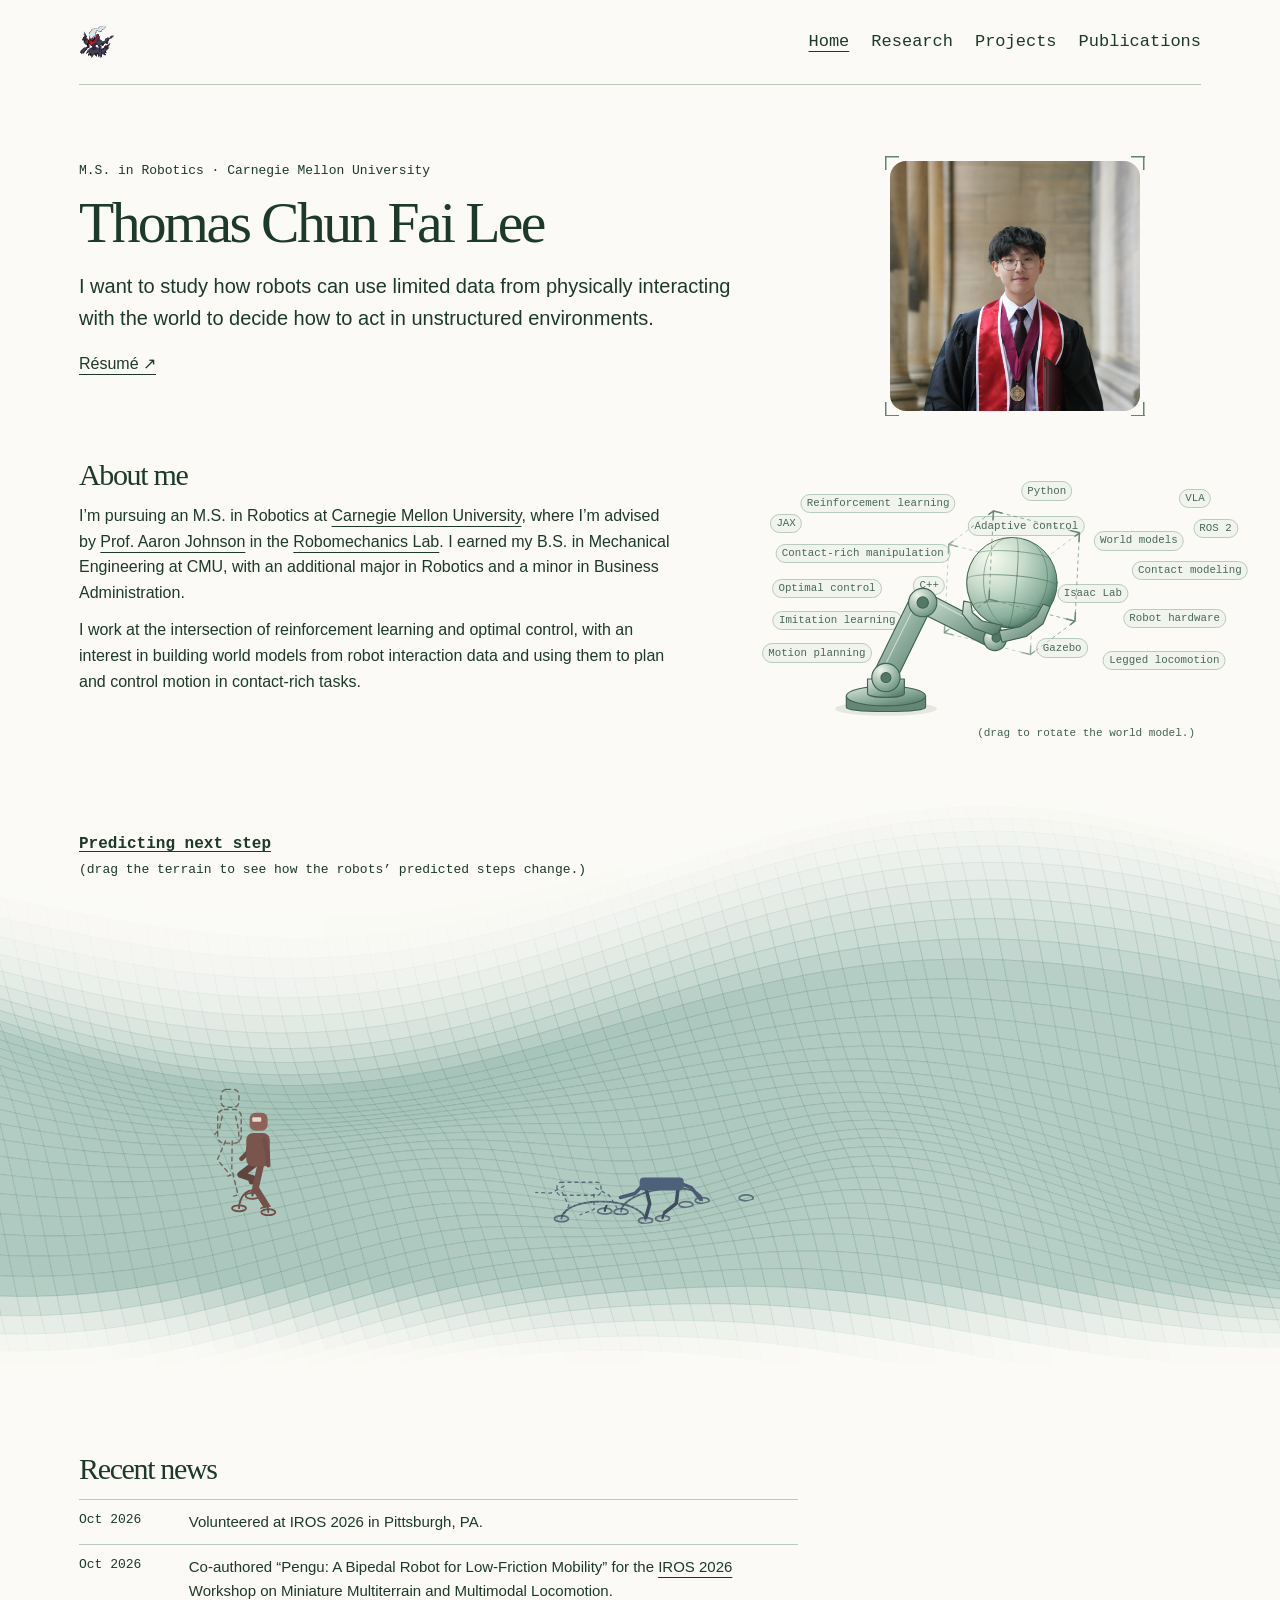
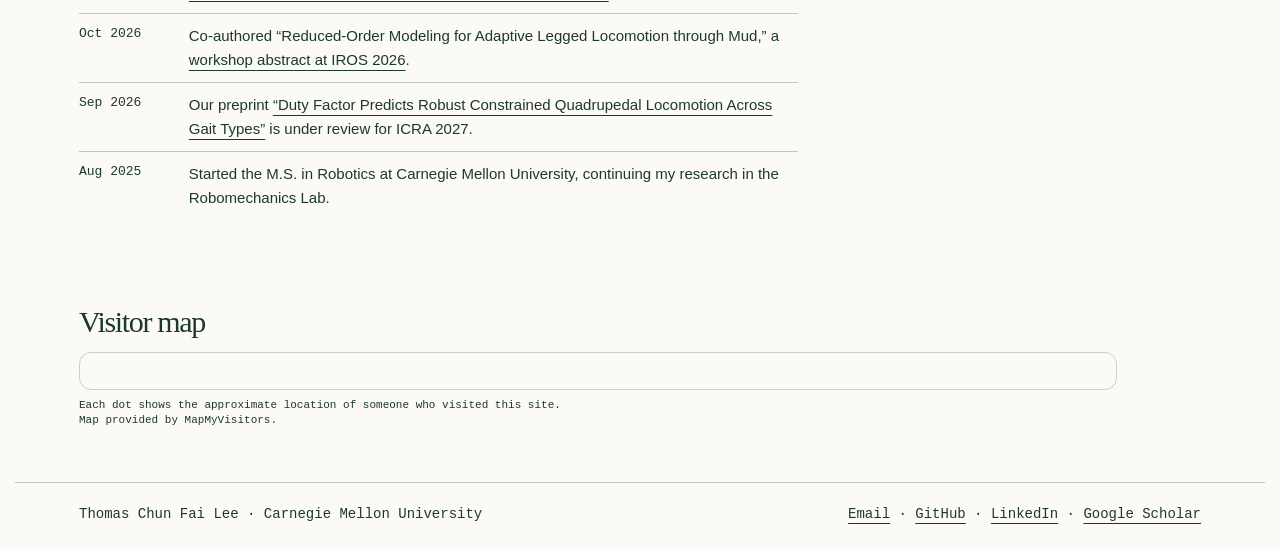
<file: index.html>
<!doctype html>
<html lang="en"><head><meta charset="utf-8"><meta name="viewport" content="width=device-width,initial-scale=1"><meta name="description" content="Thomas Chun Fai Lee is a robotics researcher at Carnegie Mellon University’s Robomechanics Lab, working on world models, robot learning, and adaptive control."><title>Thomas Chun Fai Lee | Robotics Research at Carnegie Mellon</title><link rel="canonical" href="https://thomaslee6710.github.io/"><link rel="icon" type="image/svg+xml" href="site-icon.svg?v=2"><link rel="stylesheet" href="style.css?v=footer-right-links"><script src="scene.js?v=gait-projection-pulse" defer></script><style>
.profile-text{container-type:inline-size}
@media(min-width:701px){
  .home .profile{align-items:start;padding-top:clamp(48px,6vw,76px)}
}
.profile h1{font-size:clamp(20px,8.6cqw,62px);white-space:nowrap;line-height:1.15}
.home{background:#fbfaf6}
.home nav,.home footer{border-color:#b9c6ba}
.terrain{width:100%;margin:clamp(32px,5vw,70px) 0 26px}
.terrain-copy,.terrain-controls{max-width:1250px;margin:auto;padding:0 5vw}
.terrain canvas{margin:0 auto}.terrain h2{font-size:clamp(19px,2.15vw,25px);margin:0}.terrain p{font-size:14px;line-height:1.5;margin:6px 0}.terrain canvas{display:block;width:100%;height:clamp(210px,24vw,300px);cursor:crosshair;touch-action:pan-y}.terrain label{display:flex;align-items:center;gap:16px;flex-wrap:wrap}.terrain input{accent-color:#cef09b;width:min(240px,100%)}.terrain canvas{height:clamp(320px,36vw,510px);touch-action:none;cursor:grab}.terrain canvas:active{cursor:grabbing}.terrain-controls{display:flex;gap:14px;align-items:center;flex-wrap:wrap}.terrain button{background:transparent;border:1px solid #78988d;color:inherit;font:inherit;padding:4px 13px;border-radius:5px;cursor:pointer}.terrain button:focus-visible,.terrain canvas:focus-visible{outline:2px solid #35604b}
.terrain{position:relative;isolation:isolate;margin:0;padding-top:clamp(38px,6vw,76px)}
.terrain canvas{width:100%;height:clamp(380px,55svh,590px);touch-action:pan-y}
.terrain-copy,.terrain-controls{width:100%;max-width:none;margin:0;pointer-events:none}
.terrain-copy{max-width:1250px;margin:0 auto;padding:8px 5vw 0;background:transparent}
.portrait-outline{position:relative;width:min(100%,250px);justify-self:center}
.portrait-frame{aspect-ratio:1;overflow:hidden;border-radius:16px}
.portrait-outline::after{
  content:"";position:absolute;inset:-5px;pointer-events:none;
  --corner-ink:#638474;
  background:
    linear-gradient(var(--corner-ink),var(--corner-ink)) top left/14px 1.5px,
    linear-gradient(var(--corner-ink),var(--corner-ink)) top left/1.5px 14px,
    linear-gradient(var(--corner-ink),var(--corner-ink)) top right/14px 1.5px,
    linear-gradient(var(--corner-ink),var(--corner-ink)) top right/1.5px 14px,
    linear-gradient(var(--corner-ink),var(--corner-ink)) bottom left/14px 1.5px,
    linear-gradient(var(--corner-ink),var(--corner-ink)) bottom left/1.5px 14px,
    linear-gradient(var(--corner-ink),var(--corner-ink)) bottom right/14px 1.5px,
    linear-gradient(var(--corner-ink),var(--corner-ink)) bottom right/1.5px 14px;
  background-repeat:no-repeat;
}
.home .profile .portrait{display:block;width:100%;height:100%;object-fit:cover;object-position:50% 72%;border-radius:0;transform:scale(1.23);transform-origin:50% 0}
@media(max-width:700px){
  .portrait-outline{width:min(62%,220px);justify-self:start}
}
.terrain-copy select,.terrain-copy label{pointer-events:auto;width:fit-content}
.terrain-controls{padding:4px 5vw 12px}
.terrain canvas:focus-visible{outline:none}.home:has(#page-mesh:focus-visible) #demo-title{text-decoration:underline;text-underline-offset:.15em}
@media(pointer:coarse){.terrain canvas{touch-action:none}.terrain-copy,.terrain-controls{pointer-events:auto;touch-action:pan-y}}

.home{position:relative;isolation:isolate;min-height:100vh}
.mesh-strip{position:relative;isolation:isolate}
#page-mesh{position:absolute;inset:0;width:100%;height:100%;pointer-events:none;z-index:-1}
.mesh-strip{height:clamp(380px,55svh,590px)}
#page-mesh{pointer-events:auto;z-index:0;cursor:grab;touch-action:none}
.terrain-copy,.terrain-controls{background:transparent}
#walker{position:absolute;left:0;width:100%;z-index:1;pointer-events:none}
.about-demo-row{max-width:1250px;margin:clamp(28px,5vw,56px) auto 0;padding:0 5vw;display:grid;grid-template-columns:minmax(0,1.8fr) minmax(0,1fr);gap:7%;align-items:start}
.world-model-icon{width:min(100%,310px);margin:12px 0 0;justify-self:center;align-self:start;color:#41634f}
.world-model-icon{position:relative;isolation:isolate}
.world-model-icon svg{position:relative;display:block;width:100%;height:auto;margin-bottom:18px}
.world-model-icon{container-type:inline-size;padding-top:18px;padding-bottom:12px}
.world-model-icon:has(.skill-bubbles){width:min(100%,460px);padding:16px 0 0}
.world-model-icon:has(.skill-bubbles) svg{width:64%;margin:0 auto;z-index:1}
.skill-bubbles{
  position:absolute;inset:0 0 20px;z-index:-1;
  list-style:none;padding:0;margin:0;pointer-events:none;
}
.skill-bubbles li{
  position:absolute;left:var(--x);top:var(--y);translate:-50% 0;
  padding:.2em .5em;border:1px solid #b9cabe;border-radius:999px;
  background:#f1f4ed;color:#496658;font:clamp(8px,2.35cqw,11px)/1.2 monospace;
  white-space:nowrap;
}
.world-model-icon:has(.skill-bubbles) figcaption{top:-7px;left:0;margin-top:7px}
@media(min-width:1050px){
  .about-demo-row{grid-template-columns:minmax(0,1fr) minmax(360px,42%);gap:5%}
  .skill-bubbles{right:calc(-1 * min(4vw,64px))}
}
@media(max-width:700px){
  .world-model-icon:has(.skill-bubbles){width:min(100%,460px);justify-self:center}
}
.world-model-icon figcaption,.terrain .terrain-cue{font:11px/1.4 monospace}
.world-model-icon figcaption{margin-top:0;text-align:right;position:relative;top:-14px;left:10px}
.terrain .terrain-cue{margin:0;font-size:13px;position:relative;top:8px}
.terrain-cue strong{display:block;margin-bottom:5px;font-size:16px;font-weight:700;text-decoration:underline;text-underline-offset:.18em}
.world-model-icon svg :is(path,circle,ellipse){vector-effect:non-scaling-stroke;stroke-width:1.15px}
#spin-globe path{stroke-width:.7px}
#spin-globe circle{stroke-width:.9px}
.home .terrain{padding-top:calc(var(--terrain-space,clamp(18px,3.5vw,44px)) + clamp(32px, 5vw, 52px))}
@media(max-width:700px){.about-demo-row{grid-template-columns:1fr;gap:16px}.world-model-icon{width:min(62%,195px);justify-self:start;margin-top:0}}
.about-me{position:relative;top:-8px}
.about-me h2{font-size:clamp(23px,2.4vw,30px);margin:0 0 12px}
.about-me p{font-size:16px;max-width:72ch;margin:0 0 12px}
.about-me p:last-child{margin-bottom:0}
#spin-globe{cursor:grab;touch-action:none}
#spin-globe:active{cursor:grabbing}
#spin-globe:focus:not(:focus-visible){outline:none}
#spin-globe:focus-visible{outline:2px solid #749180;outline-offset:4px}
.home-news{max-width:1250px;margin:0 auto var(--visitor-map-gap,clamp(16px,3vw,34px));padding:var(--news-space,clamp(16px,3vw,34px)) 5vw 0}
.home-news h2{font-size:clamp(23px,2.4vw,30px);margin:0 0 14px}
.home-news-scroll{max-height:320px;max-width:78ch;overflow-y:auto;padding-right:12px}
.home-news-scroll:focus-visible{outline:1px solid currentColor;outline-offset:4px}
.home-news ul{list-style:none;padding:0;margin:0;max-width:76ch}
.home-news li{display:grid;grid-template-columns:11ch minmax(0,1fr);gap:18px;padding:10px 0;font-size:15px}
.home-news time{font-family:monospace;font-size:13px}
.visitor-map{width:100%;max-width:1250px;margin:0 auto 54px;padding:0 5vw}
.visitor-map h2{font-size:clamp(23px,2.4vw,30px);margin:0 0 14px}
.visitor-map .visitor-widget{box-sizing:border-box;width:100%;max-width:calc(1000px + 2 * clamp(8px,1.4vw,18px) + 2px);padding:clamp(8px,1.4vw,18px);overflow:hidden;border:1px solid #c5d2c5;border-radius:12px;background:#fbfaf6}
/* Match the footprint of the native MapMyVisitors artwork inside the widget. */
.visitor-map .mapmyvisitors-map{
  background-image:url("visitor-land-miller.svg") !important;
  background-size:83.3% 83.3%;
  background-position:49.6% 49.2%;
  background-repeat:no-repeat;
}
.visitor-map #mapmyvisitors-widget .mapmyvisitors-bottom-text{background:#e6eee4;color:#1d392a;border-color:#c5d2c5;text-shadow:none;font-family:monospace}
.visitor-map{container-type:inline-size}
.visitor-map p{font:min(11px,2.4cqi)/1.4 monospace;margin:8px 0 0;white-space:nowrap}
</style></head>
<body class="home"><header><nav aria-label="Main navigation"><b><a href="index.html"><img src="site-icon.svg?v=2" alt="Thomas Lee home" width="36" height="36" style="display:block"></a></b><a aria-current="page" href="index.html">Home</a><a href="research.html">Research</a><a href="projects.html">Projects</a><a href="publications.html">Publications</a></nav></header>
<main><section class="profile"><div class="profile-text"><div class="kicker">M.S. in Robotics · Carnegie Mellon University</div><h1>Thomas Chun Fai Lee</h1><p>I want to study how robots can use limited data from physically interacting with the world to decide how to act in unstructured environments.</p><a class="worklink" href="resume.pdf">Résumé <span aria-hidden="true">↗</span></a></div><div class="portrait-outline"><div class="portrait-frame"><img class="portrait" src="portrait.jpeg" alt="Thomas Chun Fai Lee at his Carnegie Mellon graduation" width="1024" height="1536"></div></div></section>
<div class="about-demo-row">
<section class="about-me" aria-labelledby="about-title">
  <h2 id="about-title">About me</h2>
  <p>I’m pursuing an M.S. in Robotics at <a href="https://www.cmu.edu/">Carnegie Mellon University</a>, where I’m advised by <a href="https://www.meche.engineering.cmu.edu/directory/bios/johnson-aaron.html">Prof. Aaron Johnson</a> in the <a href="https://www.cmu.edu/me/robomechanicslab/">Robomechanics Lab</a>. I earned my B.S. in Mechanical Engineering at CMU, with an additional major in Robotics and a minor in Business Administration.</p>
  <p>I work at the intersection of reinforcement learning and optimal control, with an interest in building world models from robot interaction data and using them to plan and control motion in contact-rich tasks.</p>
</section>
<figure class="world-model-icon">
  <ul class="skill-bubbles" aria-label="Research and technical skills">
    <li style="--x:28%;--y:6%">Reinforcement learning</li>
    <li style="--x:61%;--y:1%">Python</li>
    <li style="--x:90%;--y:4%">VLA</li>
    <li style="--x:94%;--y:16%">ROS 2</li>
    <li style="--x:25%;--y:26%">Contact-rich manipulation</li>
    <li style="--x:79%;--y:21%">World models</li>
    <li style="--x:18%;--y:40%">Optimal control</li>
    <li style="--x:10%;--y:14%">JAX</li>
    <li style="--x:38%;--y:39%">C++</li>
    <li style="--x:20%;--y:53%">Imitation learning</li>
    <li style="--x:70%;--y:42%">Isaac Lab</li>
    <li style="--x:57%;--y:15%">Adaptive control</li>
    <li style="--x:16%;--y:66%">Motion planning</li>
    <li style="--x:64%;--y:64%">Gazebo</li>
    <li style="--x:89%;--y:33%">Contact modeling</li>
    <li style="--x:86%;--y:52%">Robot hardware</li>
    <li style="--x:84%;--y:69%">Legged locomotion</li>
  </ul>
  <svg viewBox="14 -13 208 163" fill="none" stroke="currentColor" stroke-width="2" stroke-linecap="round" stroke-linejoin="round" aria-label="Robotic arm holding a globe">
    <defs>
      <linearGradient id="arm-metal" x2=".85" y2="1" gradientUnits="objectBoundingBox">
        <stop stop-color="#dce8d9"/><stop offset=".44" stop-color="#9ebaac"/><stop offset="1" stop-color="#527968"/>
      </linearGradient>
      <radialGradient id="arm-pivot" cx=".32" cy=".25" r=".8">
        <stop stop-color="#eef4e9"/><stop offset="1" stop-color="#6c9482"/>
      </radialGradient>
      <radialGradient id="globe-surface" cx="32%" cy="27%" r="82%" fx="27%" fy="23%">
        <stop stop-color="#f6fbef"/>
        <stop offset=".42" stop-color="#c7dbca"/>
        <stop offset=".77" stop-color="#88ae9a"/>
        <stop offset=".94" stop-color="#507969"/>
        <stop offset="1" stop-color="#3d6356"/>
      </radialGradient>
      <radialGradient id="globe-grid" gradientUnits="userSpaceOnUse" cx="151" cy="46" r="32">
        <stop offset=".32" stop-color="#365d4c" stop-opacity=".83"/>
        <stop offset="1" stop-color="#294e40" stop-opacity=".42"/>
      </radialGradient>
    </defs>
    <path id="cube-back" aria-hidden="true" pointer-events="none" vector-effect="non-scaling-stroke"
      style="stroke-width:.75px" stroke="#638474" stroke-dasharray="3 4" opacity=".48"/>
    <path id="cube-back-corners" aria-hidden="true" pointer-events="none" vector-effect="non-scaling-stroke" style="stroke-width:1.55px" stroke="#638474" opacity=".58"/>
    <g id="spin-globe" tabindex="0" role="group" aria-label="Rotatable globe. Drag in any direction or use the arrow keys.">
      <circle cx="151" cy="49" r="32" fill="url(#globe-surface)" stroke="#41634f" stroke-width="1.5"/>
      <path id="globe-meridians" stroke="url(#globe-grid)" stroke-width="1.25" d="M151 17v64 M151 17a16 32 0 0 1 0 64 M151 17a16 32 0 0 0 0 64"/>
      <path d="M126 39a27 27 0 0 1 15-15" stroke="#f3faed" stroke-width="2.5" opacity=".63" pointer-events="none"/>
    </g>
    <path id="cube-front" aria-hidden="true" pointer-events="none" vector-effect="non-scaling-stroke"
      style="stroke-width:.75px" stroke="#638474" stroke-dasharray="3 4" opacity=".87"/>
    <path id="cube-front-corners" aria-hidden="true" pointer-events="none" vector-effect="non-scaling-stroke" style="stroke-width:1.55px" stroke="#638474" opacity=".94"/>
    <g pointer-events="none">
      <ellipse cx="62" cy="138" rx="36" ry="5" fill="#41634f" opacity=".12" stroke="none"/>
      <path d="M34 129v8c0 4 56 4 56 0v-8" fill="#648675"/>
      <ellipse cx="62" cy="129" rx="28" ry="7" fill="url(#arm-metal)"/>
      <path d="M49 127v-10h26v10c0 4-26 4-26 0z" fill="url(#arm-metal)"/>
      <path d="M54 111 79 60a8 8 0 0 1 15 7l-25 51z" fill="url(#arm-metal)"/>
      <path d="m61 108 22-44" stroke="#e4eee3" stroke-width="2.3" opacity=".68"/>
      <path d="m91 56 52 27a7 7 0 0 1-7 12L84 69z" fill="url(#arm-metal)"/>
      <path d="m98 63 36 19" stroke="#edf4e9" stroke-width="2" opacity=".65"/>
      <circle cx="62" cy="116" r="10" fill="url(#arm-pivot)"/>
      <circle cx="62" cy="116" r="3.5" fill="#527968"/>
      <circle cx="88" cy="63" r="10" fill="url(#arm-pivot)"/>
      <circle cx="88" cy="63" r="4" fill="#527968"/>
      <circle cx="139" cy="89" r="8" fill="url(#arm-pivot)"/>
      <path d="m140 87-16-6-8-10 1-9 5 1 1 7 7 6 14 3z" fill="url(#arm-metal)"/>
      <path d="m142 83 15-3 11-7 5-9 5 2-5 12-12 9-17 4z" fill="url(#arm-metal)"/>
      <circle cx="140" cy="88" r="3" fill="#527968"/>
    </g>
  </svg>
  <figcaption>(drag to rotate the world model.)</figcaption>
</figure>
</div>
<section class="terrain" aria-labelledby="demo-title">
<div class="terrain-copy"><p class="terrain-cue"><strong id="demo-title">Predicting next step</strong> (drag the terrain to see how the robots’ predicted steps change.)</p></div><div class="mesh-strip"><canvas id="page-mesh" tabindex="0" aria-label="Drag up or down to shape the ground at each spot. Left and right arrows move the brush; up and down sculpt. The dashed humanoid predicts the next stride."></canvas><canvas id="walker" aria-hidden="true"></canvas></div></section><section class="home-news" aria-labelledby="news-title">
  <h2 id="news-title">Recent news</h2>
  <div class="home-news-scroll" role="region" aria-labelledby="news-title" tabindex="0">
  <ul>
    <li><time datetime="2026-10">Oct 2026</time><span>Volunteered at IROS 2026 in Pittsburgh, PA.</span></li>
    <li><time datetime="2026-10">Oct 2026</time><span>Co-authored “Pengu: A Bipedal Robot for Low-Friction Mobility” for the <a href="https://sites.google.com/hawaii.edu/iros2026workshop/home">IROS 2026 Workshop on Miniature Multiterrain and Multimodal Locomotion</a>.</span></li>
    <li><time datetime="2026-10">Oct 2026</time><span>Co-authored “Reduced-Order Modeling for Adaptive Legged Locomotion through Mud,” a <a href="https://sim2realgap.github.io/sim2real-and-control-workshop-iros2026/">workshop abstract at IROS 2026</a>.</span></li>
    <li><time datetime="2026-09">Sep 2026</time><span>Our preprint <a href="https://arxiv.org/abs/2609.22073">“Duty Factor Predicts Robust Constrained Quadrupedal Locomotion Across Gait Types”</a> is under review for ICRA 2027.</span></li>
    <li><time datetime="2025-08">Aug 2025</time><span>Started the M.S. in Robotics at Carnegie Mellon University, continuing my research in the Robomechanics Lab.</span></li>
    <li><time datetime="2025-05">May 2025</time><span>Joined Neocis as a Software Engineering Intern.</span></li>
    <li><time datetime="2025-05">May 2025</time><span>Graduated with University Honors from CMU with a B.S. in Mechanical Engineering, an additional major in Robotics, and a minor in Business Administration.</span></li>
    <li><time datetime="2025-05">May 2025</time><span>Named to the CMU College of Engineering Dean’s List.</span></li>
    <li><time datetime="2024-12">Dec 2024</time><span>Named to the CMU College of Engineering Dean’s List.</span></li>
    <li><time datetime="2024-05">May 2024</time><span>Named to the CMU College of Engineering Dean’s List.</span></li>
    <li><time datetime="2024-01">Jan 2024</time><span>Joined the Legged Controls Group in CMU’s Robomechanics Lab.</span></li>
    <li><time datetime="2024-01">Jan 2024</time><span>Began serving as a teaching assistant for CMU’s 16-311 Introduction to Robotics.</span></li>
    <li><time datetime="2023-06">Jun 2023</time><span>Joined XYZ Robotics as an R&amp;D Engineering Intern.</span></li>
    <li><time datetime="2021-08">Aug 2021</time><span>Started my undergraduate studies at Carnegie Mellon University.</span></li>
    <li><time datetime="2021-05">May 2021</time><span>Graduated from The ISF Academy with a bilingual diploma.</span></li>
    <li><time datetime="2019-12">Dec 2019</time><span>Published and presented <a href="https://docs.google.com/presentation/d/1IdiJnOJudx92b6nhAKf6YbhDOAx6FgSU1lDCIh594nw/edit?slide=id.p#slide=id.p">“Optimization Under Constraints of Rooftop Solar in High Winds”</a> at AGU 2019 with support from an ISF Academy scholarship.</span></li>
  </ul>
  </div>
</section><section class="visitor-map" aria-labelledby="visitor-map-title">
  <h2 id="visitor-map-title">Visitor map</h2>
  <div class="visitor-widget">
    <script id="mapmyvisitors" src="https://mapmyvisitors.com/map.js?cl=829987&amp;w=a&amp;t=n&amp;d=SpMxv-E5e4ngMl0aLMOr83hM3_ezLZlg4lKRuWXWtkU&amp;co=fbfaf6&amp;cmo=416b53&amp;cmn=924b45&amp;ct=1d392a" async></script>
  </div>
  <p>Each dot shows the approximate location of someone who visited this site.<br>Map provided by MapMyVisitors.</p>
</section>
</main><footer><span>Thomas Chun Fai Lee · Carnegie Mellon University</span><div><a href="mailto:chunfai2@andrew.cmu.edu">Email</a> · <a href="https://github.com/thomaslee6710">GitHub</a> · <a href="https://www.linkedin.com/in/thomas-lee6710/">LinkedIn</a> · <a href="https://scholar.google.com/citations?user=B0hR6KcAAAAJ&amp;hl=en">Google Scholar</a></div></footer><script>
(() => {
  const globe = document.querySelector('#spin-globe');
  const grid = document.querySelector('#globe-meridians');
  const roll = Math.PI / 36;
  const basis = [[Math.cos(roll),Math.sin(roll),0],[-Math.sin(roll),Math.cos(roll),0],[0,0,1]];
  const cubeBack = document.querySelector('#cube-back');
  const cubeFront = document.querySelector('#cube-front');
  const cubeVertices = Array.from({length:8}, (_,i) => {
    const x=i&1?1.07:-1.07, y=i&2?1.07:-1.07, z=i&4?1.07:-1.07;
    const u=x*.94+z*.342, w=z*.94-x*.342;
    return [u,y*.966-w*.259,y*.259+w*.966];
  });
  const cubeEdges = cubeVertices.flatMap((_,i) =>
    [1,2,4].filter(bit=>!(i&bit)).map(bit=>[i,i|bit]));
  const lines = [];
  for (let longitude = 0; longitude < 8; longitude++) {
    const theta = longitude * Math.PI / 4;
    lines.push(Array.from({length:49}, (_, i) => {
      const phi = i * Math.PI / 48;
      return [Math.sin(phi)*Math.sin(theta), -Math.cos(phi), Math.sin(phi)*Math.cos(theta)];
    }));
  }
  for (const latitude of [-35,0,35]) {
    const phi = latitude * Math.PI / 180;
    lines.push(Array.from({length:73}, (_, i) => {
      const theta = i * 2 * Math.PI / 72;
      return [Math.cos(phi)*Math.sin(theta), Math.sin(phi), Math.cos(phi)*Math.cos(theta)];
    }));
  }
  let drag = null;
  let frame = 0;

  function render() {
    const path = [];
    const point = ([x,y]) => (151+32*x).toFixed(2)+' '+(49+32*y).toFixed(2);
    for (const line of lines) {
      let previous = null;
      for (const vertex of line) {
        const current = basis[0].map((_, i) =>
          vertex[0]*basis[0][i]+vertex[1]*basis[1][i]+vertex[2]*basis[2][i]);
        if (previous && (previous[2] >= 0)!==(current[2] >= 0)) {
          const t = previous[2]/(previous[2]-current[2]);
          const edge = previous.map((v,i) => v+t*(current[i]-v));
          path.push((current[2] >= 0 ? 'M' : 'L')+point(edge));
        }
        if (current[2] >= 0) path.push((previous ? 'L' : 'M')+point(current));
        previous = current;
      }
    }
    grid.setAttribute('d', path.join(' '));
    const vertices=cubeVertices.map(vertex=>basis[0].map((_,i)=>
      vertex[0]*basis[0][i]+vertex[1]*basis[1][i]+vertex[2]*basis[2][i]));
    const front=[],back=[];
    for(const [i,j] of cubeEdges){
      const a=vertices[i],b=vertices[j];
      const aFront=a[2]>=0,bFront=b[2]>=0;
      if(aFront===bFront){
        (aFront?front:back).push('M'+point(a)+'L'+point(b));
      }else{
        const t=a[2]/(a[2]-b[2]);
        const edge=a.map((value,k)=>value+t*(b[k]-value));
        (aFront?front:back).push('M'+point(a)+'L'+point(edge));
        (bFront?front:back).push('M'+point(edge)+'L'+point(b));
      }
    }
    cubeFront.setAttribute('d',front.join(' '));
    cubeBack.setAttribute('d',back.join(' '));
    const corners={front:[],back:[]};
    for(const [i,j] of cubeEdges){
      for(const [a,b] of [[vertices[i],vertices[j]],[vertices[j],vertices[i]]]){
        const stub=a.map((value,k)=>value+.095*(b[k]-value));
        corners[a[2]>=0?'front':'back'].push('M'+point(a)+'L'+point(stub));
      }
    }
    for(const side of ['front','back'])
      document.querySelector('#cube-'+side+'-corners').setAttribute('d',corners[side].join(' '));
  }

  function rotate(dx,dy) {
    const distance = Math.hypot(dx,dy);
    if (!distance) return;
    const ax = -dy/distance, ay = dx/distance;
    const angle = distance * .038;
    const c = Math.cos(angle), s = Math.sin(angle);
    for (let i=0; i<basis.length; i++) {
      const [x,y,z] = basis[i];
      const along = (ax*x+ay*y)*(1-c);
      basis[i] = [x*c+ay*z*s+ax*along, y*c-ax*z*s+ay*along, z*c+(ax*y-ay*x)*s];
    }
    render();
  }

  function coast(vx,vy) {
    let previous = performance.now();
    function tick(now) {
      const elapsed = Math.min(40, now-previous);
      previous = now;
      rotate(vx*elapsed,vy*elapsed);
      const decay = Math.exp(-elapsed/240);
      vx *= decay; vy *= decay;
      if (Math.hypot(vx,vy)>.006) frame = requestAnimationFrame(tick);
    }
    frame = requestAnimationFrame(tick);
  }

  globe.addEventListener('pointerdown', event => {
    if (drag || event.button !== 0) return;
    cancelAnimationFrame(frame);
    drag = {id:event.pointerId,x:event.clientX,y:event.clientY,time:performance.now(),vx:0,vy:0};
    globe.setPointerCapture(event.pointerId);
  });
  globe.addEventListener('pointermove', event => {
    if (drag?.id !== event.pointerId) return;
    const now = performance.now();
    const dx=event.clientX-drag.x, dy=event.clientY-drag.y;
    const time=Math.max(8,now-drag.time);
    const scale=1/Math.max(time,Math.hypot(dx,dy));
    drag={...drag,x:event.clientX,y:event.clientY,time:now,vx:dx*scale,vy:dy*scale};
    rotate(dx,dy);
  });
  globe.addEventListener('pointerup', event => {
    if (drag?.id !== event.pointerId) return;
    if (performance.now()-drag.time<100 && Math.hypot(drag.vx,drag.vy)>.006 &&
        !matchMedia('(prefers-reduced-motion: reduce)').matches) coast(drag.vx,drag.vy);
    drag = null;
  });
  globe.addEventListener('lostpointercapture', () => { drag = null; });
  globe.addEventListener('keydown', event => {
    const movement={ArrowLeft:[-6,0],ArrowRight:[6,0],ArrowUp:[0,-6],ArrowDown:[0,6]}[event.key];
    if (!movement) return;
    event.preventDefault();
    cancelAnimationFrame(frame);
    rotate(...movement);
  });
  rotate(3,-4);

  const profile = document.querySelector('.profile');
  const about = document.querySelector('.about-me');
  const terrain = document.querySelector('.terrain');
  const mesh = terrain.querySelector('.mesh-strip');
  const news = document.querySelector('.home-news');
  const desktop = matchMedia('(min-width: 701px)');
  function alignSectionGaps() {
    if (!desktop.matches) {
      terrain.style.removeProperty('--terrain-space');
      news.style.removeProperty('--news-space');
    } else {
      const resumeBottom = profile.querySelector('.worklink').getBoundingClientRect().bottom;
      const gap = about.querySelector('h2').getBoundingClientRect().top - resumeBottom;
      const textBottom = about.lastElementChild.getBoundingClientRect().bottom;
      const captionInset = parseFloat(getComputedStyle(terrain.querySelector('.terrain-copy')).paddingTop);
      const space = Math.max(0, gap + textBottom - terrain.getBoundingClientRect().top - captionInset - 8);
      terrain.style.setProperty('--terrain-space', space + 'px');
      const existingGap = news.getBoundingClientRect().top - mesh.getBoundingClientRect().bottom;
      news.style.setProperty('--news-space', Math.max(0, gap - existingGap) + 'px');
    }
    const meshToNews = news.querySelector('h2').getBoundingClientRect().top - mesh.getBoundingClientRect().bottom;
    news.style.setProperty('--visitor-map-gap', Math.max(0, meshToNews) + 'px');
  }
  const spacingObserver = new ResizeObserver(alignSectionGaps);
  spacingObserver.observe(profile);
  spacingObserver.observe(mesh);
  spacingObserver.observe(news);
  spacingObserver.observe(document.querySelector('.about-demo-row'));
  desktop.addEventListener('change', alignSectionGaps);
  alignSectionGaps();
})();
</script></body></html>
</file>
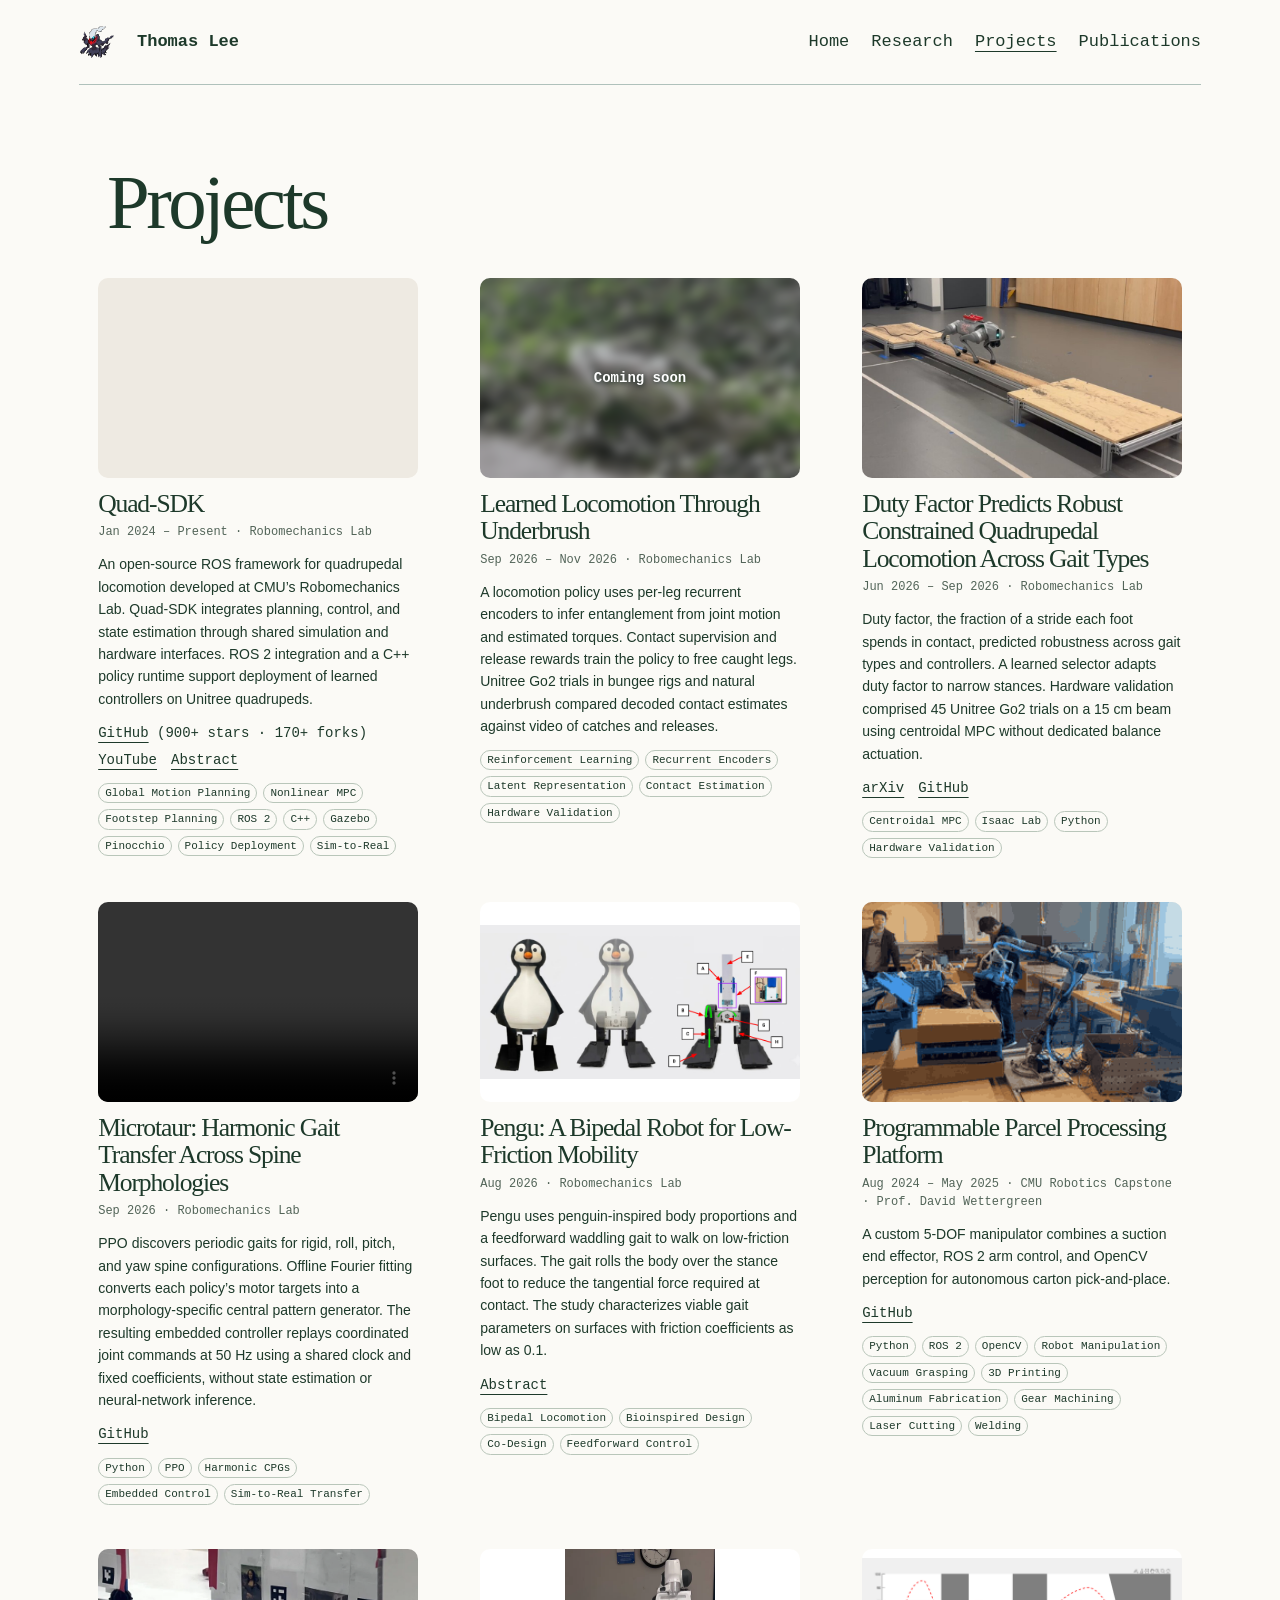
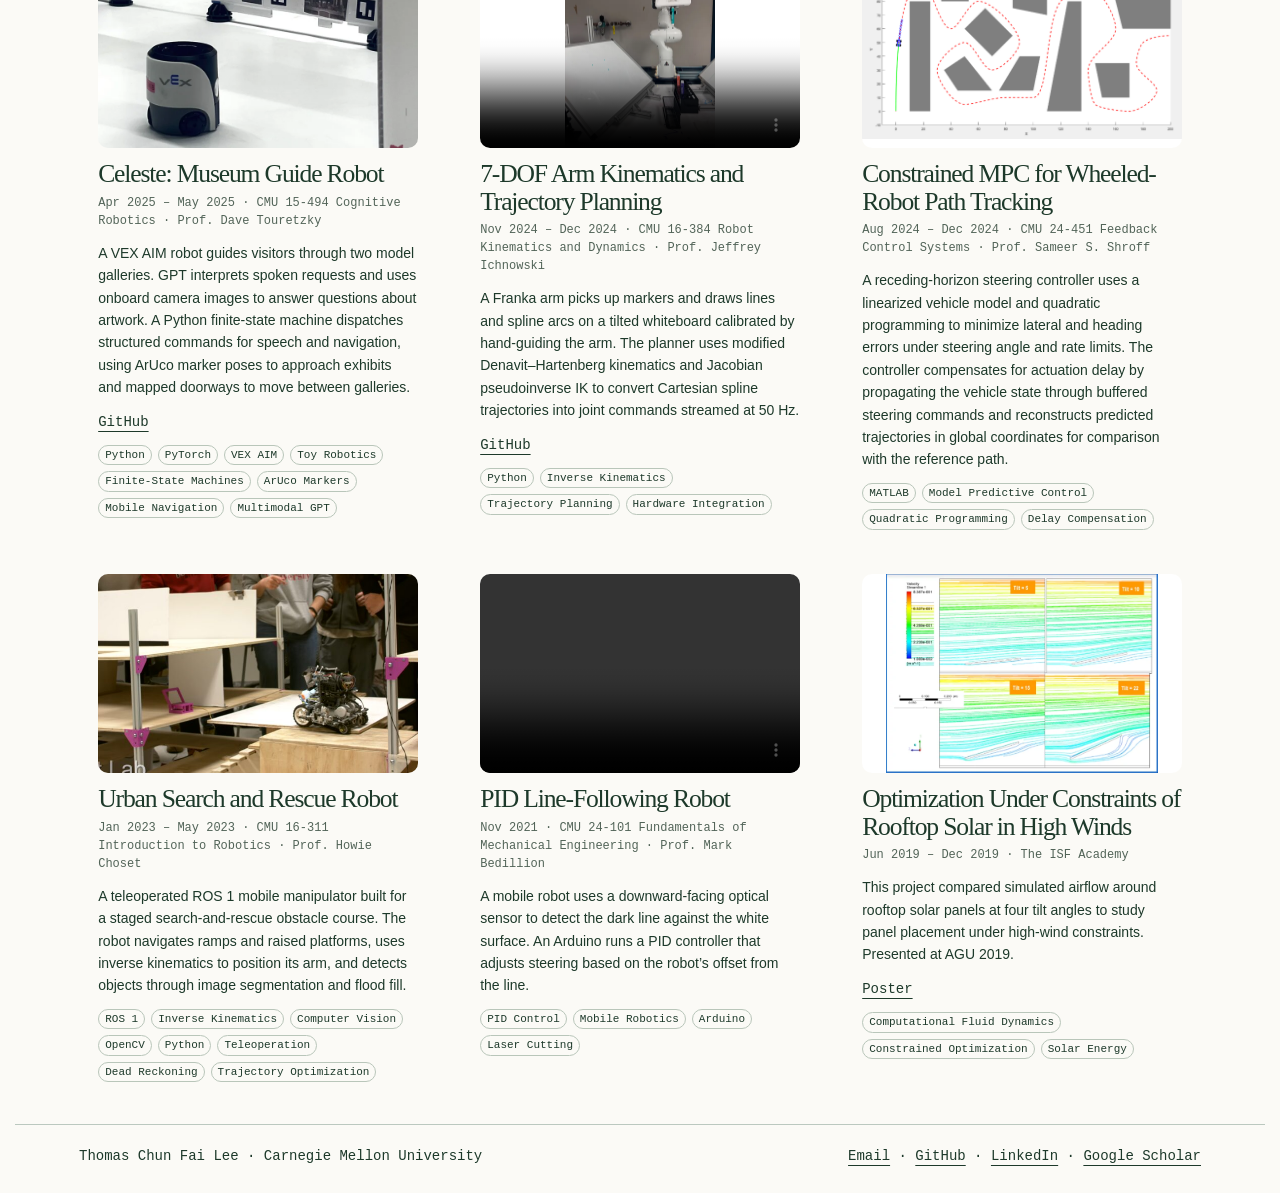
<file: projects.html>
<!doctype html>
<html lang="en"><head><meta charset="utf-8"><meta name="viewport" content="width=device-width,initial-scale=1"><title>Projects · Thomas Chun Fai Lee</title><link rel="icon" type="image/svg+xml" href="site-icon.svg?v=2"><link rel="stylesheet" href="style.css?v=footer-right-links"><style>
.projects-grid { display: grid; grid-template-columns: repeat(3, minmax(0, 1fr)); gap: 44px 24px; align-items: start; }
.project-card h3 { font-size: clamp(21px, 2vw, 26px); margin: 0; }
.project-card p { margin: 0; font-size: 0.875rem; }
.project-card { display: grid; gap: 12px; }
.project-media { display: block; width: 100%; aspect-ratio: 16 / 10; object-fit: cover; border-radius: 10px; background: #eeeae2; }
.project-preview { position: relative; margin: 0; overflow: hidden; border-radius: 10px; }
.project-preview img { filter: blur(5px); transform: scale(1.09); }
.project-preview figcaption { position: absolute; inset: 0; display: grid; place-items: center; padding: 12px; background: rgb(20 38 29 / 10%); color: white; text-shadow: 0 1px 4px rgb(20 38 29 / 80%); text-align: center; font: 600 0.875rem/1.5 ui-monospace, monospace; }
.project-media--embed { border: 0; }
.project-media--plot { object-fit: contain; background: white; }
.project-media--pending { display: grid; place-items: center; font: 0.8rem/1.4 ui-monospace, monospace; color: #52534d; }
@media (max-width: 850px) { .projects-grid { grid-template-columns: repeat(2, minmax(0, 1fr)); } }
@media (max-width: 560px) { .projects-grid { grid-template-columns: 1fr; } }
.project-links { display: flex; flex-wrap: wrap; gap: 4px 14px; font-family: ui-monospace, SFMono-Regular, Consolas, monospace; }
.project-tags { display: flex; flex-wrap: wrap; gap: 6px; margin: 0; padding: 0; list-style: none; }
.project-tags li { padding: 1px 6px; border: 1px solid #b9c6ba; border-radius: 999px; font: 0.6875rem/1.5 ui-monospace, monospace; }
.project-card .project-meta {
  margin-top: -6px;
  color: #526458;
  font: 0.75rem/1.5 ui-monospace, monospace;
}

.project-card {
  border-radius: 0;
  padding-inline: clamp(14px, 1.5vw, 20px);
  transition: transform 180ms ease, background-color 180ms ease, box-shadow 180ms ease;
}
.project-card { position: relative; isolation: isolate; }
.project-card::before {
  content: "";
  position: absolute;
  inset: -22px 0 -16px;
  z-index: -1;
  pointer-events: none;
  border-radius: 0;
  background-color: #edf2eb;
  opacity: 0;
  transition: opacity 180ms ease;
}
.project-card:focus-within::before { opacity: 1; }
.project-card:focus-within h3 { color: #285c43; }
@media (hover: hover) and (pointer: fine) {
  .project-card:hover {
    transform: translateY(-3px);

  }
  .project-card:hover::before { opacity: 1; }
  .project-card:hover h3 { color: #285c43; }
}
@media (prefers-reduced-motion: reduce) {
  .project-card, .project-card::before { transition: none; }
  .project-card:hover { transform: none; }
}
</style>
</head>
<body><header><nav aria-label="Main navigation"><b style="display:flex;align-items:center;gap:22px;margin-right:auto"><a href="index.html"><img src="site-icon.svg?v=2" alt="" width="36" height="36" style="display:block"></a><span>Thomas Lee</span></b><a href="index.html">Home</a><a href="research.html">Research</a><a aria-current="page" href="projects.html">Projects</a><a href="publications.html">Publications</a></nav></header><main><div class="sub"><h1>Projects</h1>
<div class="projects-grid">
  <article class="project-card">
    <iframe class="project-media project-media--embed" src="https://www.youtube-nocookie.com/embed/kSXKjTxKpuA" title="Quad-SDK demonstration" loading="lazy" referrerpolicy="strict-origin-when-cross-origin" allowfullscreen></iframe>
    <h3>Quad-SDK</h3>
    <p class="project-meta">Jan 2024 – Present · Robomechanics Lab</p>
    <p>An open-source ROS framework for quadrupedal locomotion developed at CMU’s Robomechanics Lab. Quad-SDK integrates planning, control, and state estimation through shared simulation and hardware interfaces. ROS 2 integration and a C++ policy runtime support deployment of learned controllers on Unitree quadrupeds.</p>
    <p class="project-links"><span><a href="https://github.com/robomechanics/quad-sdk">GitHub</a> (900+ stars · 170+ forks)</span> <a href="https://www.youtube.com/watch?v=kSXKjTxKpuA">YouTube</a> <a href="https://www.andrew.cmu.edu/user/amj1/papers/Quad_SDK_ICRA_Abstract.pdf">Abstract</a></p>
    <ul class="project-tags" aria-label="Technical topics">
      <li>Global Motion Planning</li>
      <li>Nonlinear MPC</li>
      <li>Footstep Planning</li>
      <li>ROS 2</li>
      <li>C++</li>
      <li>Gazebo</li>
      <li>Pinocchio</li>
      <li>Policy Deployment</li>
      <li>Sim-to-Real</li>
    </ul>
  </article>
  <article class="project-card">
    <figure class="project-preview">
      <img class="project-media" src="project-underbrush.jpg" alt="A Unitree Go2 traversing outdoor ivy" loading="lazy">
      <figcaption>Coming soon</figcaption>
    </figure>
    <h3>Learned Locomotion Through Underbrush</h3>
    <p class="project-meta">Sep 2026 – Nov 2026 · Robomechanics Lab</p>
    <p>A locomotion policy uses per-leg recurrent encoders to infer entanglement from joint motion and estimated torques. Contact supervision and release rewards train the policy to free caught legs. Unitree Go2 trials in bungee rigs and natural underbrush compared decoded contact estimates against video of catches and releases.</p>
    <ul class="project-tags" aria-label="Technical topics">
      <li>Reinforcement Learning</li>
      <li>Recurrent Encoders</li>
      <li>Latent Representation</li>
      <li>Contact Estimation</li>
      <li>Hardware Validation</li>
    </ul>
  </article>
  <article class="project-card">
    <img class="project-media" src="project-go2-beam.jpg" alt="Unitree Go2 walking across the narrow test beam" loading="lazy">
    <h3>Duty Factor Predicts Robust Constrained Quadrupedal Locomotion Across Gait Types</h3>
    <p class="project-meta">Jun 2026 – Sep 2026 · Robomechanics Lab</p>
    <p>Duty factor, the fraction of a stride each foot spends in contact, predicted robustness across gait types and controllers. A learned selector adapts duty factor to narrow stances. Hardware validation comprised 45 Unitree Go2 trials on a 15 cm beam using centroidal MPC without dedicated balance actuation.</p>
    <p class="project-links"><a href="https://arxiv.org/abs/2609.22073">arXiv</a> <a href="https://github.com/robomechanics/beamwalking_RL">GitHub</a></p>
    <ul class="project-tags" aria-label="Technical topics">
      <li>Centroidal MPC</li>
      <li>Isaac Lab</li>
      <li>Python</li>
      <li>Hardware Validation</li>
    </ul>
  </article>
  <article class="project-card">
    <video class="project-media project-media--plot" controls playsinline preload="metadata" aria-label="Microtaur simulation comparison of PPO and harmonic gait controllers">
      <source src="https://raw.githubusercontent.com/robomechanics/microtaur_RL/cpg-rl/microtaur_runs/cpg_rl/results/00_all_robots_rl_vs_final_vs_old_cpg.mp4" type="video/mp4">
      <a href="https://raw.githubusercontent.com/robomechanics/microtaur_RL/cpg-rl/microtaur_runs/cpg_rl/results/00_all_robots_rl_vs_final_vs_old_cpg.mp4">Download the Microtaur comparison video</a>
    </video>
    <h3>Microtaur: Harmonic Gait Transfer Across Spine Morphologies</h3>
    <p class="project-meta">Sep 2026 · Robomechanics Lab</p>
    <p>PPO discovers periodic gaits for rigid, roll, pitch, and yaw spine configurations. Offline Fourier fitting converts each policy’s motor targets into a morphology-specific central pattern generator. The resulting embedded controller replays coordinated joint commands at 50 Hz using a shared clock and fixed coefficients, without state estimation or neural-network inference.</p>
    <p class="project-links"><a href="https://github.com/robomechanics/microtaur_RL/tree/cpg-rl">GitHub</a></p>
    <ul class="project-tags" aria-label="Technical topics">
      <li>Python</li>
      <li>PPO</li>
      <li>Harmonic CPGs</li>
      <li>Embedded Control</li>
      <li>Sim-to-Real Transfer</li>
    </ul>
  </article>
  <article class="project-card">
    <img class="project-media project-media--plot" src="pengu_profile.png" alt="Pengu robot with its penguin shell and an annotated view of its actuators and mechanisms" loading="lazy">
    <h3>Pengu: A Bipedal Robot for Low-Friction Mobility</h3>
    <p class="project-meta">Aug 2026 · Robomechanics Lab</p>
    <p>Pengu uses penguin-inspired body proportions and a feedforward waddling gait to walk on low-friction surfaces. The gait rolls the body over the stance foot to reduce the tangential force required at contact. The study characterizes viable gait parameters on surfaces with friction coefficients as low as 0.1.</p>
    <p class="project-links"><a href="pengu-workshop-paper.pdf">Abstract</a></p>
    <ul class="project-tags" aria-label="Technical topics">
      <li>Bipedal Locomotion</li>
      <li>Bioinspired Design</li>
      <li>Co-Design</li>
      <li>Feedforward Control</li>
    </ul>
  </article>
  <article class="project-card">
    <img class="project-media" src="project-palletizer-demo.gif" alt="The 5-DOF palletizing robot operating its suction end effector" loading="lazy">
    <h3>Programmable Parcel Processing Platform</h3>
    <p class="project-meta">Aug 2024 – May 2025 · CMU Robotics Capstone · Prof. David Wettergreen</p>
    <p>A custom 5-DOF manipulator combines a suction end effector, ROS 2 arm control, and OpenCV perception for autonomous carton pick-and-place.</p>
    <p class="project-links"><a href="https://github.com/Jordi-Bejar/Programmable_Parcel_Processing_Platform">GitHub</a></p>
    <ul class="project-tags" aria-label="Technical topics">
      <li>Python</li>
      <li>ROS 2</li>
      <li>OpenCV</li>
      <li>Robot Manipulation</li>
      <li>Vacuum Grasping</li>
      <li>3D Printing</li>
      <li>Aluminum Fabrication</li>
      <li>Gear Machining</li>
      <li>Laser Cutting</li>
      <li>Welding</li>
    </ul>
  </article>
  <article class="project-card">
    <img class="project-media" src="celeste-gallery.webp" alt="Celeste, a VEX AIM robot, in front of ArUco-tagged artwork in the model gallery" loading="lazy">
    <h3>Celeste: Museum Guide Robot</h3>
    <p class="project-meta">Apr 2025 – May 2025 · CMU 15-494 Cognitive Robotics · Prof. Dave Touretzky</p>
    <p>A VEX AIM robot guides visitors through two model galleries. GPT interprets spoken requests and uses onboard camera images to answer questions about artwork. A Python finite-state machine dispatches structured commands for speech and navigation, using ArUco marker poses to approach exhibits and mapped doorways to move between galleries.</p>
    <p class="project-links"><a href="https://github.com/thomaslee6710/cog_project">GitHub</a></p>
    <ul class="project-tags" aria-label="Technical topics">
      <li>Python</li>
      <li>PyTorch</li>
      <li>VEX AIM</li>
      <li>Toy Robotics</li>
      <li>Finite-State Machines</li>
      <li>ArUco Markers</li>
      <li>Mobile Navigation</li>
      <li>Multimodal GPT</li>
    </ul>
  </article>
  <article class="project-card">
    <video class="project-media project-media--plot" controls playsinline preload="metadata" poster="project-arm-cover.webp" aria-label="7-DOF arm kinematics and trajectory planning demonstration">
      <source src="project-arm-demo.mp4" type="video/mp4">
      <a href="project-arm-demo.mp4">Download the arm demonstration video</a>
    </video>
    <h3>7-DOF Arm Kinematics and Trajectory Planning</h3>
    <p class="project-meta">Nov 2024 – Dec 2024 · CMU 16-384 Robot Kinematics and Dynamics · Prof. Jeffrey Ichnowski</p>
    <p>A Franka arm picks up markers and draws lines and spline arcs on a tilted whiteboard calibrated by hand-guiding the arm. The planner uses modified Denavit–Hartenberg kinematics and Jacobian pseudoinverse IK to convert Cartesian spline trajectories into joint commands streamed at 50 Hz.</p>
    <p class="project-links"><a href="https://github.com/thomaslee6710/franka_whiteboard_plotter">GitHub</a></p>
    <ul class="project-tags" aria-label="Technical topics">
      <li>Python</li>
      <li>Inverse Kinematics</li>
      <li>Trajectory Planning</li>
      <li>Hardware Integration</li>
    </ul>
  </article>
  <article class="project-card">
    <img class="project-media project-media--plot" src="project-mpc-path-tracking.png" alt="Wheeled-robot path-tracking simulation with a reference path winding between obstacles" loading="lazy">
    <h3>Constrained MPC for Wheeled-Robot Path Tracking</h3>
    <p class="project-meta">Aug 2024 – Dec 2024 · CMU 24-451 Feedback Control Systems · Prof. Sameer S. Shroff</p>
    <p>A receding-horizon steering controller uses a linearized vehicle model and quadratic programming to minimize lateral and heading errors under steering angle and rate limits. The controller compensates for actuation delay by propagating the vehicle state through buffered steering commands and reconstructs predicted trajectories in global coordinates for comparison with the reference path.</p>
    <ul class="project-tags" aria-label="Technical topics">
      <li>MATLAB</li>
      <li>Model Predictive Control</li>
      <li>Quadratic Programming</li>
      <li>Delay Compensation</li>
    </ul>
  </article>
  <article class="project-card">
    <img class="project-media" src="project-rescue.jpg" alt="Urban search and rescue robot on the classroom obstacle course" loading="lazy" style="object-position: 75% center">
    <h3>Urban Search and Rescue Robot</h3>
    <p class="project-meta">Jan 2023 – May 2023 · CMU 16-311 Introduction to Robotics · Prof. Howie Choset</p>
    <p>A teleoperated ROS 1 mobile manipulator built for a staged search-and-rescue obstacle course. The robot navigates ramps and raised platforms, uses inverse kinematics to position its arm, and detects objects through image segmentation and flood fill.</p>
    <ul class="project-tags" aria-label="Technical topics">
      <li>ROS 1</li>
      <li>Inverse Kinematics</li>
      <li>Computer Vision</li>
      <li>OpenCV</li>
      <li>Python</li>
      <li>Teleoperation</li>
      <li>Dead Reckoning</li>
      <li>Trajectory Optimization</li>
    </ul>
  </article>
  <article class="project-card">
    <video class="project-media project-media--plot" controls playsinline preload="metadata" aria-label="PID line-following robot demonstration">
      <source src="project-line-following.mp4" type="video/mp4">
      <a href="project-line-following.mp4">Download the line-following robot demonstration</a>
    </video>
    <h3>PID Line-Following Robot</h3>
    <p class="project-meta">Nov 2021 · CMU 24-101 Fundamentals of Mechanical Engineering · Prof. Mark Bedillion</p>
    <p>A mobile robot uses a downward-facing optical sensor to detect the dark line against the white surface. An Arduino runs a PID controller that adjusts steering based on the robot’s offset from the line.</p>
    <ul class="project-tags" aria-label="Technical topics">
      <li>PID Control</li>
      <li>Mobile Robotics</li>
      <li>Arduino</li>
      <li>Laser Cutting</li>
    </ul>
  </article>
  <article class="project-card">
    <img class="project-media project-media--plot" src="project-rooftop-solar.webp" alt="Simulated airflow streamlines around solar panels at four tilt angles" loading="lazy">
    <h3>Optimization Under Constraints of Rooftop Solar in High Winds</h3>
    <p class="project-meta">Jun 2019 – Dec 2019 · The ISF Academy</p>
    <p>This project compared simulated airflow around rooftop solar panels at four tilt angles to study panel placement under high-wind constraints. Presented at AGU 2019.</p>
    <p class="project-links"><a href="https://docs.google.com/presentation/d/1IdiJnOJudx92b6nhAKf6YbhDOAx6FgSU1lDCIh594nw/edit#slide=id.p">Poster</a></p>
    <ul class="project-tags" aria-label="Technical topics">
      <li>Computational Fluid Dynamics</li>
      <li>Constrained Optimization</li>
      <li>Solar Energy</li>
    </ul>
  </article>
</div>
</div></main><footer><span>Thomas Chun Fai Lee · Carnegie Mellon University</span><div><a href="mailto:chunfai2@andrew.cmu.edu">Email</a> · <a href="https://github.com/thomaslee6710">GitHub</a> · <a href="https://www.linkedin.com/in/thomas-lee6710/">LinkedIn</a> · <a href="https://scholar.google.com/citations?user=B0hR6KcAAAAJ&amp;hl=en">Google Scholar</a></div></footer></body></html>
</file>
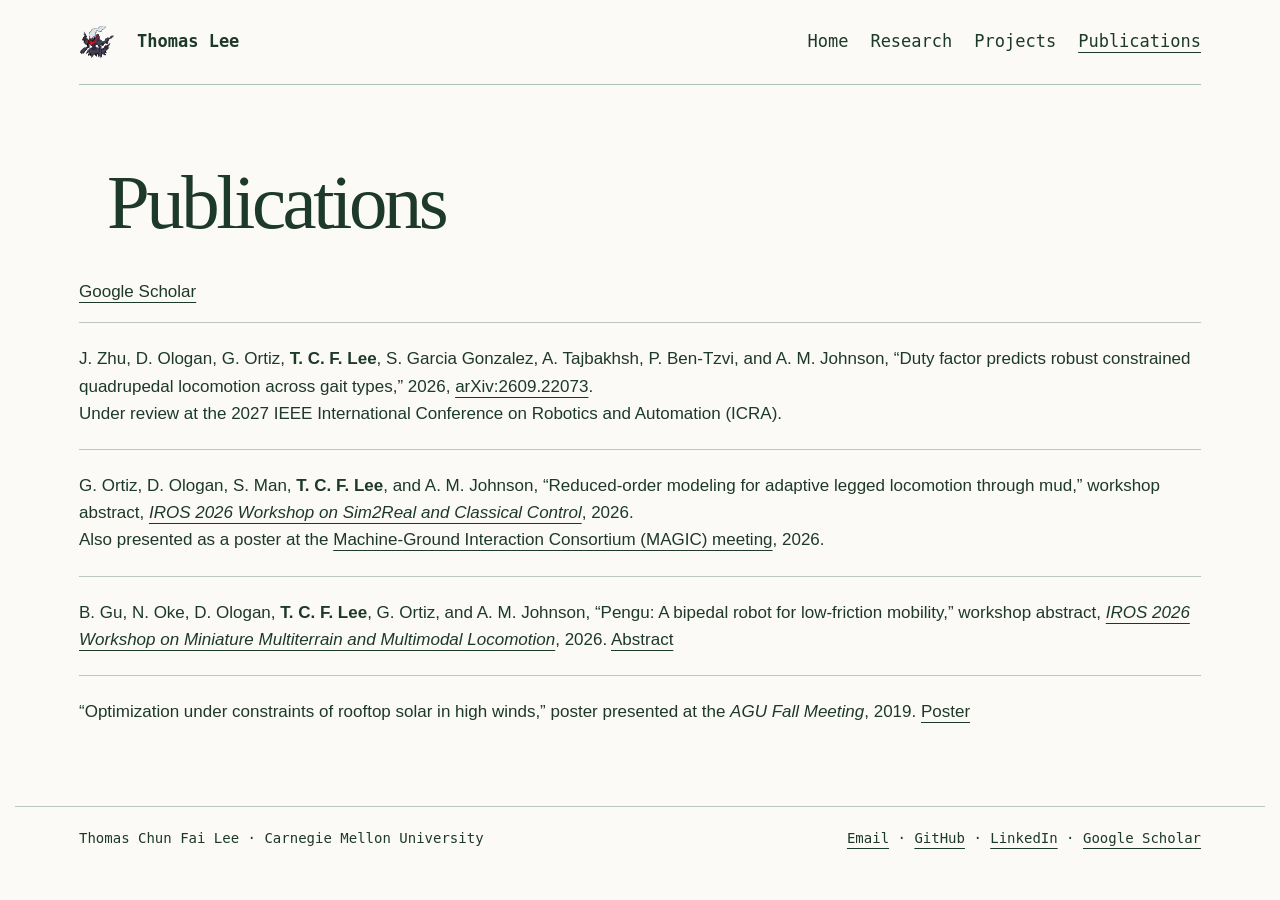
<file: publications.html>
<!doctype html>
<html lang="en"><head><meta charset="utf-8"><meta name="viewport" content="width=device-width,initial-scale=1"><title>Publications · Thomas Chun Fai Lee</title><link rel="icon" type="image/svg+xml" href="site-icon.svg?v=2"><link rel="stylesheet" href="style.css?v=footer-right-links"></head>
<body><header><nav aria-label="Main navigation"><b style="display:flex;align-items:center;gap:22px;margin-right:auto"><a href="index.html"><img src="site-icon.svg?v=2" alt="" width="36" height="36" style="display:block"></a><span>Thomas Lee</span></b><a href="index.html">Home</a><a href="research.html">Research</a><a href="projects.html">Projects</a><a aria-current="page" href="publications.html">Publications</a></nav></header><main><section class="sub"><h1>Publications</h1><p><a href="https://scholar.google.com/citations?user=B0hR6KcAAAAJ&amp;hl=en">Google Scholar</a></p><ul class="papers">
  <li>J. Zhu, D. Ologan, G. Ortiz, <b>T. C. F. Lee</b>, S. Garcia Gonzalez, A. Tajbakhsh, P. Ben-Tzvi, and A. M. Johnson, “Duty factor predicts robust constrained quadrupedal locomotion across gait types,” 2026, <a href="https://arxiv.org/abs/2609.22073">arXiv:2609.22073</a>.<br>Under review at the 2027 IEEE International Conference on Robotics and Automation (ICRA).</li>
  <li>G. Ortiz, D. Ologan, S. Man, <b>T. C. F. Lee</b>, and A. M. Johnson, “Reduced-order modeling for adaptive legged locomotion through mud,” workshop abstract, <a href="https://sim2realgap.github.io/sim2real-and-control-workshop-iros2026/"><i>IROS 2026 Workshop on Sim2Real and Classical Control</i></a>, 2026.<br>Also presented as a poster at the <a href="https://sbel.wisc.edu/outreach/magic/magic-2026/">Machine-Ground Interaction Consortium (MAGIC) meeting</a>, 2026.</li>
  <li>B. Gu, N. Oke, D. Ologan, <b>T. C. F. Lee</b>, G. Ortiz, and A. M. Johnson, “Pengu: A bipedal robot for low-friction mobility,” workshop abstract, <a href="https://sites.google.com/hawaii.edu/iros2026workshop/home"><i>IROS 2026 Workshop on Miniature Multiterrain and Multimodal Locomotion</i></a>, 2026. <a href="pengu-workshop-paper.pdf">Abstract</a></li>
  <li>“Optimization under constraints of rooftop solar in high winds,” poster presented at the <i>AGU Fall Meeting</i>, 2019. <a href="https://docs.google.com/presentation/d/1IdiJnOJudx92b6nhAKf6YbhDOAx6FgSU1lDCIh594nw/edit#slide=id.p">Poster</a></li>
</ul></section></main><footer><span>Thomas Chun Fai Lee · Carnegie Mellon University</span><div><a href="mailto:chunfai2@andrew.cmu.edu">Email</a> · <a href="https://github.com/thomaslee6710">GitHub</a> · <a href="https://www.linkedin.com/in/thomas-lee6710/">LinkedIn</a> · <a href="https://scholar.google.com/citations?user=B0hR6KcAAAAJ&amp;hl=en">Google Scholar</a></div></footer></body></html>
</file>
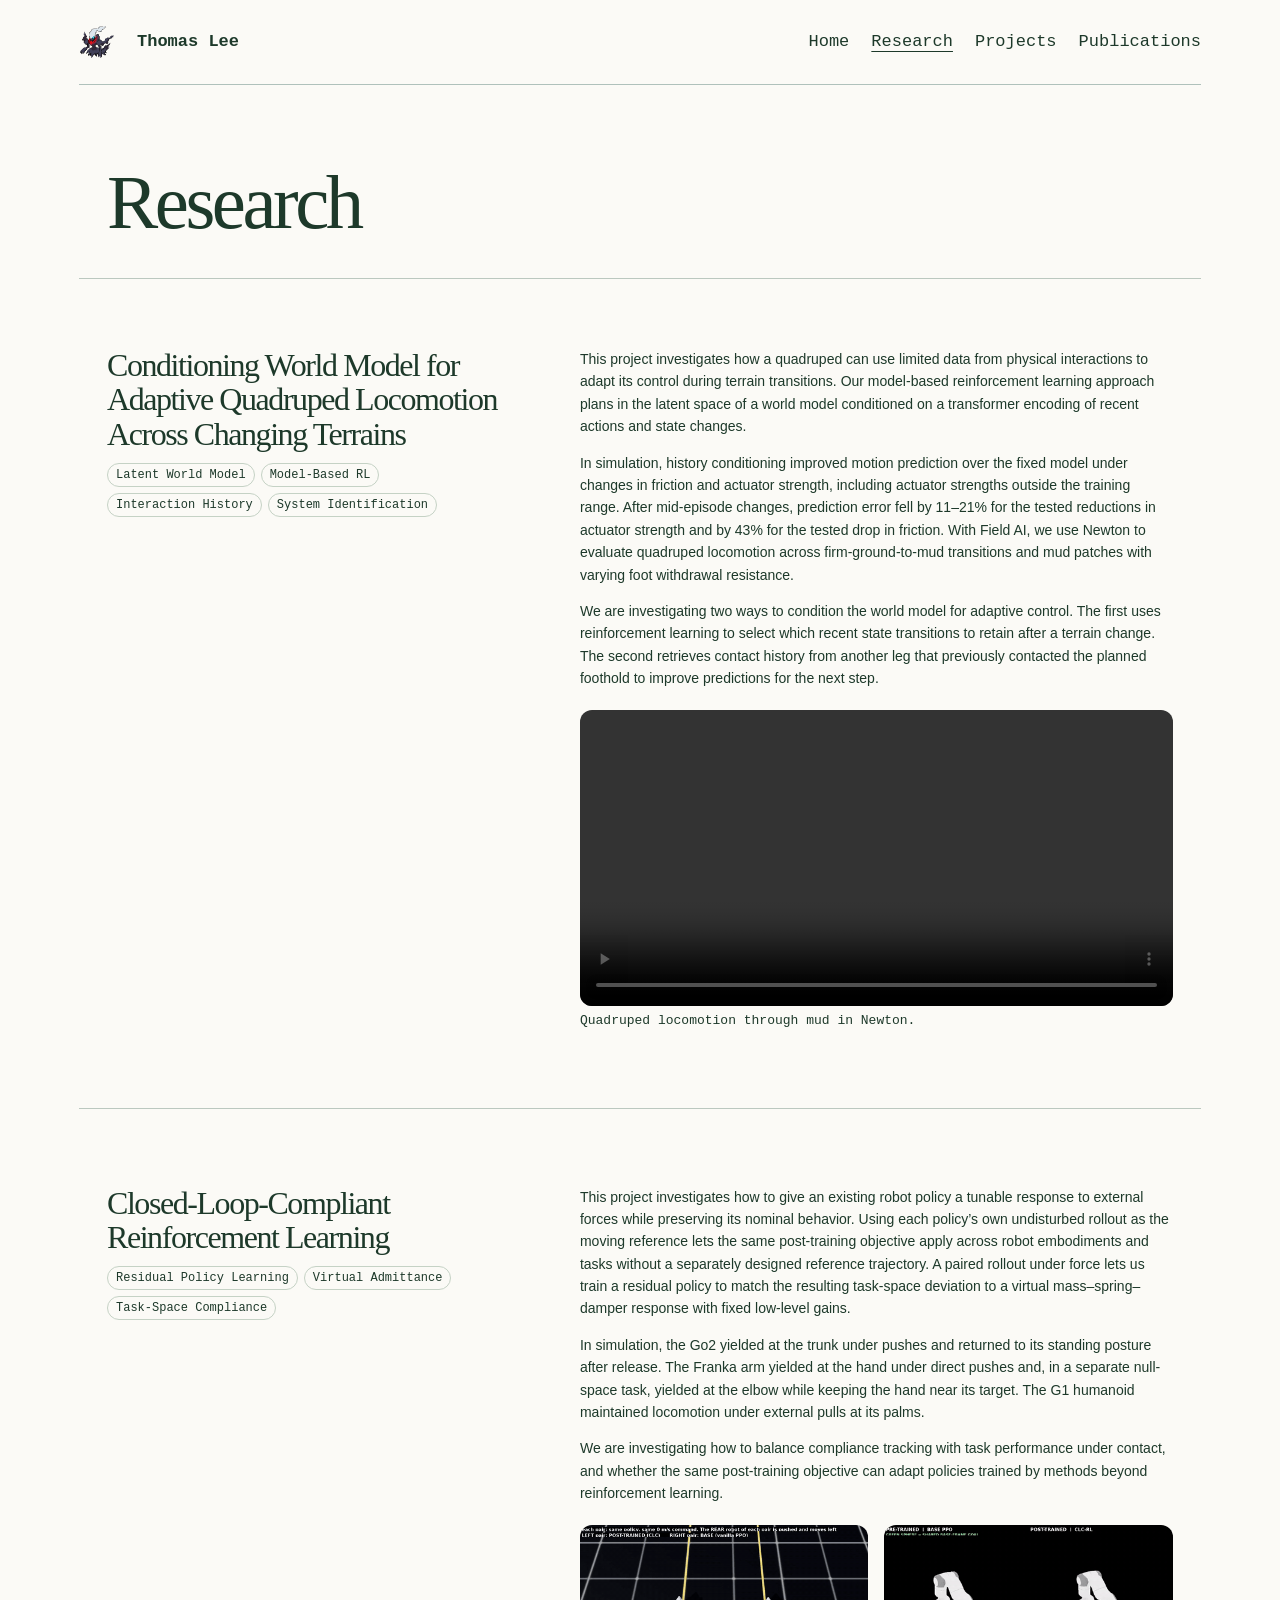
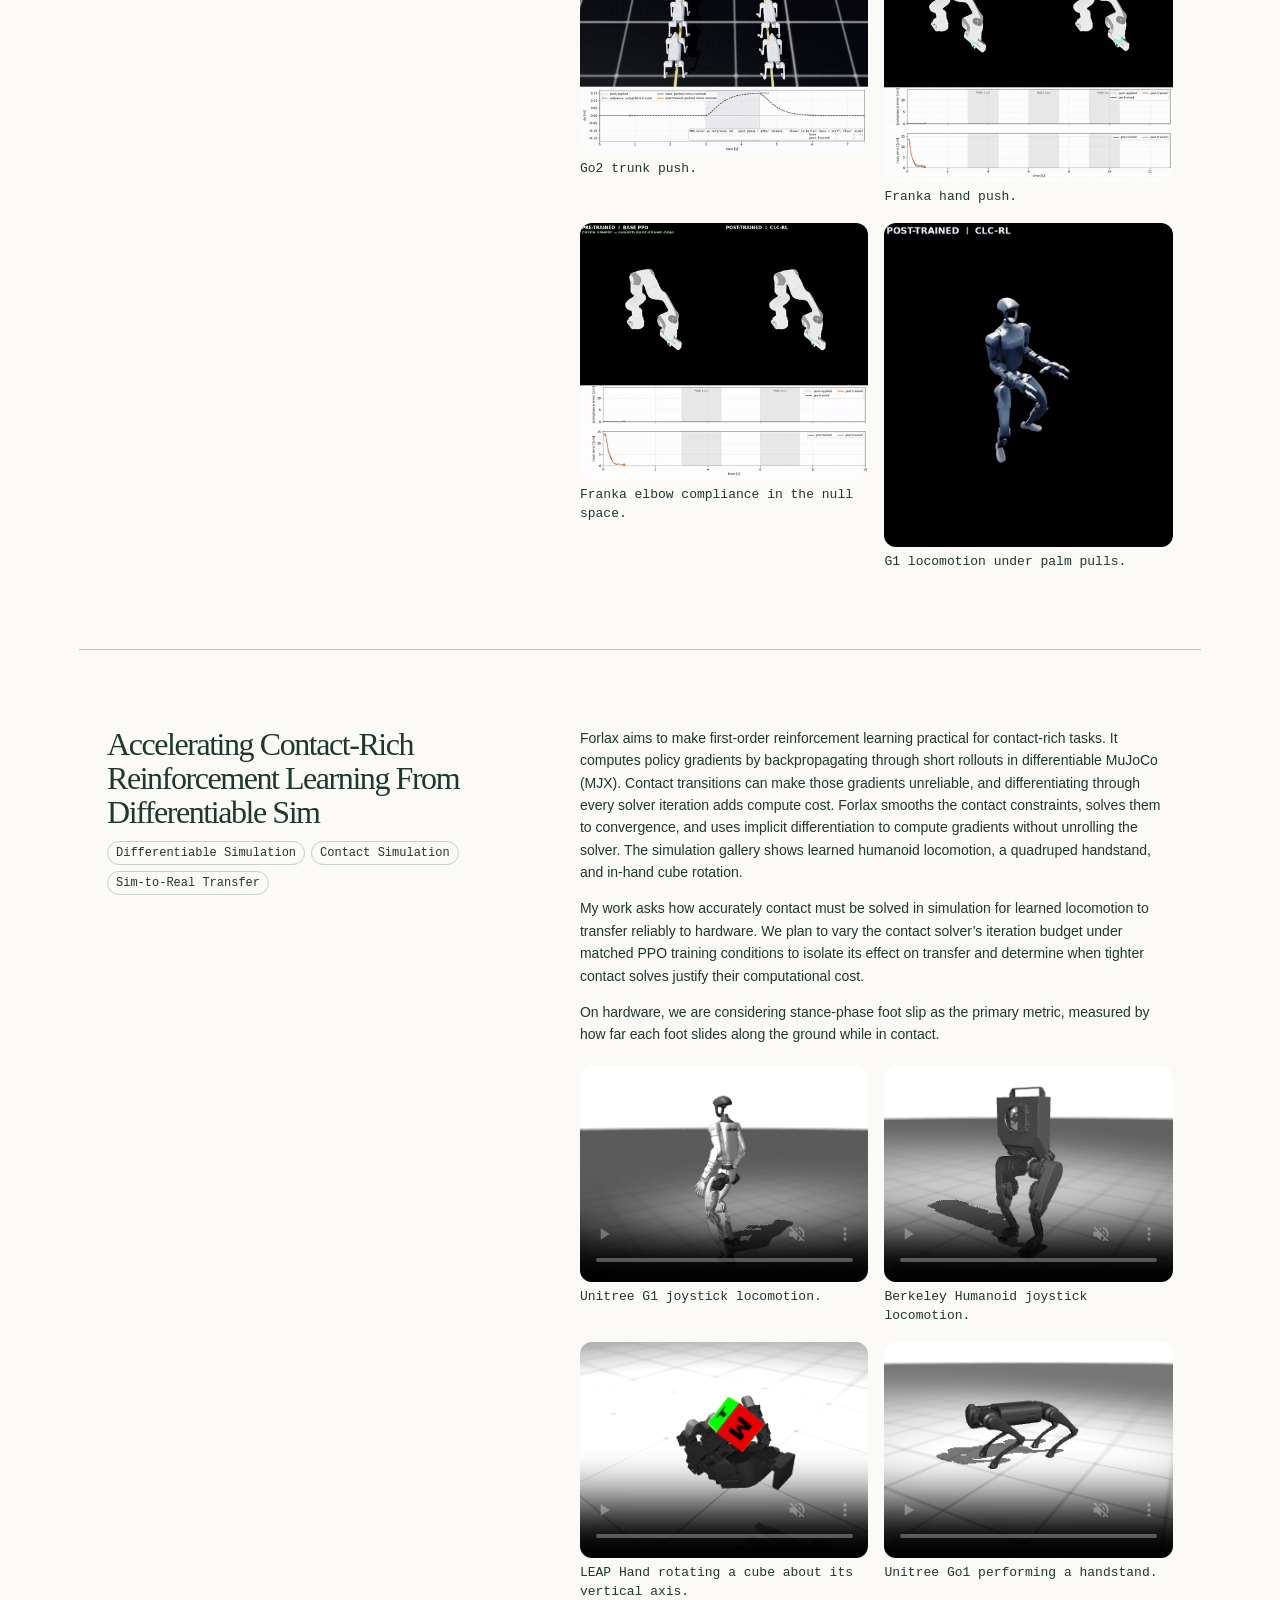
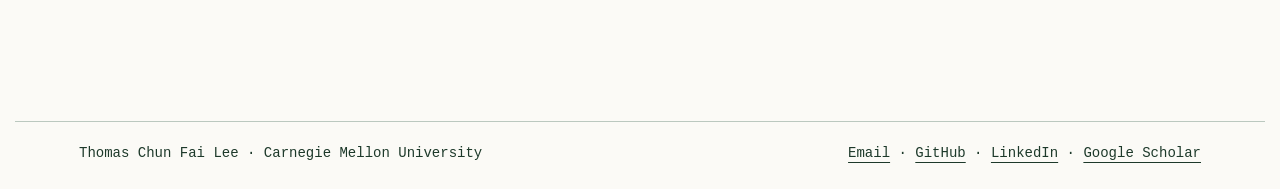
<file: research.html>
<!doctype html>
<html lang="en"><head><meta charset="utf-8"><meta name="viewport" content="width=device-width,initial-scale=1"><title>Research · Thomas Chun Fai Lee</title><link rel="icon" type="image/svg+xml" href="site-icon.svg?v=2"><link rel="stylesheet" href="style.css?v=footer-right-links"><style>
.research-projects { --research-content-inset: clamp(16px, 2.2vw, 28px); }
.research-projects > h1 { padding-inline-start: var(--research-content-inset); }
.research-projects > .row {
  align-items: start;
  padding-block: clamp(40px, 6vw, 88px);
}
.research-projects > .row:first-of-type {
  padding-block-start: clamp(32px, calc(6vw - 8px), 80px);
}
.research-projects > .row > :first-child,
.research-projects > .row > p { margin-block: 0; }
.research-projects > .row > div > :first-child { margin-block-start: 0; }
.research-projects > .row > div > :last-child { margin-block-end: 0; }
.research-project-summary { font-size: 0.875rem; max-width: none; }
.research-project-video { display: block; width: 100%; height: auto; margin-top: 20px; border-radius: 12px; }
.research-project-demos {
  display: grid;
  grid-template-columns: repeat(2, minmax(0, 1fr));
  gap: 16px;
  margin-top: 20px;
}
.research-project-demos figure { margin: 0; min-width: 0; }
.research-project-demos :is(img, video) { display: block; width: 100%; height: auto; border-radius: 12px; }
.research-project-media { margin: 20px 0 0; }
.research-project-media .research-project-video { margin-top: 0; }
.research-projects figcaption {
  margin-top: 6px;
  font: 0.8125rem/1.45 ui-monospace, SFMono-Regular, Consolas, monospace;
}
@media (max-width: 440px) {
  .research-project-demos { grid-template-columns: 1fr; }
}
.research-project-heading h3 { margin: 0; }
.research-project-tags { display: flex; flex-wrap: wrap; gap: 6px; margin-top: 12px; }
.research-project-tags span {
  padding: 2px 8px;
  border: 1px solid #c5d2c5;
  border-radius: 999px;
  font: 0.75rem/1.5 ui-monospace, SFMono-Regular, Consolas, monospace;
}

.research-projects > .row {
  border-radius: 0;
  padding-inline: var(--research-content-inset);
  transition: transform 180ms ease, background-color 180ms ease, box-shadow 180ms ease;
}
.research-projects > .row { position: relative; isolation: isolate; }
.research-projects > .row::before {
  content: "";
  position: absolute;
  inset-block: -8px;
  inset-inline: calc(-1 * clamp(12px, 1.5vw, 20px));
  z-index: -1;
  pointer-events: none;
  border-radius: 0;
  background-color: #edf2eb;
  opacity: 0;
  transition: opacity 180ms ease;
}
.research-projects > .row:focus-within::before { opacity: 1; }
.research-projects > .row:focus-within {
  border-top-color: transparent;
}
.research-projects > .row:focus-within + .row { border-top-color: transparent; }
.research-projects > .row:focus-within h3 { color: #285c43; }
@media (hover: hover) and (pointer: fine) {
  .research-projects > .row:hover {
    transform: translateY(-3px);
    border-top-color: transparent;
  }
  .research-projects > .row:hover::before { opacity: 1; box-shadow: 0 8px 18px rgb(30 62 45 / 10%); }
  .research-projects > .row:hover + .row { border-top-color: transparent; }
  .research-projects > .row:hover h3 { color: #285c43; }
}
@media (prefers-reduced-motion: reduce) {
  .research-projects > .row, .research-projects > .row::before { transition: none; }
  .research-projects > .row:hover { transform: none; }
}
</style>
</head>
<body><header><nav aria-label="Main navigation"><b style="display:flex;align-items:center;gap:22px;margin-right:auto"><a href="index.html"><img src="site-icon.svg?v=2" alt="" width="36" height="36" style="display:block"></a><span>Thomas Lee</span></b><a href="index.html">Home</a><a aria-current="page" href="research.html">Research</a><a href="projects.html">Projects</a><a href="publications.html">Publications</a></nav></header><main><div class="sub research-projects"><h1>Research</h1>
<article class="row">
  <div class="research-project-heading">
    <h3>Conditioning World Model for Adaptive Quadruped Locomotion Across Changing Terrains</h3>
    <div class="research-project-tags"><span>Latent World Model</span><span>Model-Based RL</span><span>Interaction History</span><span>System Identification</span></div>
  </div>
  <div>
  <p class="research-project-summary">This project investigates how a quadruped can use limited data from physical interactions to adapt its control during terrain transitions. Our model-based reinforcement learning approach plans in the latent space of a world model conditioned on a transformer encoding of recent actions and state changes.</p>
  <p class="research-project-summary">In simulation, history conditioning improved motion prediction over the fixed model under changes in friction and actuator strength, including actuator strengths outside the training range. After mid-episode changes, prediction error fell by 11–21% for the tested reductions in actuator strength and by 43% for the tested drop in friction. With Field AI, we use Newton to evaluate quadruped locomotion across firm-ground-to-mud transitions and mud patches with varying foot withdrawal resistance.</p>
  <p class="research-project-summary">We are investigating two ways to condition the world model for adaptive control. The first uses reinforcement learning to select which recent state transitions to retain after a terrain change. The second retrieves contact history from another leg that previously contacted the planned foothold to improve predictions for the next step.</p>
  <figure class="research-project-media">
  <video class="research-project-video" controls playsinline preload="metadata" width="960" height="540" aria-label="Quadruped locomotion on deformable terrain in Newton">
    <source src="mud.mp4" type="video/mp4">
    <a href="mud.mp4">Download the mud locomotion video</a>.
  </video>
  <figcaption>Quadruped locomotion through mud in Newton.</figcaption>
  </figure>
  </div>
</article>
<article class="row">
  <div class="research-project-heading">
    <h3>Closed-Loop-Compliant Reinforcement Learning</h3>
    <div class="research-project-tags"><span>Residual Policy Learning</span><span>Virtual Admittance</span><span>Task-Space Compliance</span></div>
  </div>
  <div>
  <p class="research-project-summary">This project investigates how to give an existing robot policy a tunable response to external forces while preserving its nominal behavior. Using each policy’s own undisturbed rollout as the moving reference lets the same post-training objective apply across robot embodiments and tasks without a separately designed reference trajectory. A paired rollout under force lets us train a residual policy to match the resulting task-space deviation to a virtual mass–spring–damper response with fixed low-level gains.</p>
  <p class="research-project-summary">In simulation, the Go2 yielded at the trunk under pushes and returned to its standing posture after release. The Franka arm yielded at the hand under direct pushes and, in a separate null-space task, yielded at the elbow while keeping the hand near its target. The G1 humanoid maintained locomotion under external pulls at its palms.</p>
  <p class="research-project-summary">We are investigating how to balance compliance tracking with task performance under contact, and whether the same post-training objective can adapt policies trained by methods beyond reinforcement learning.</p>
  <div class="research-project-demos">
    <figure>
      <img src="clc-go2-trunk.gif" width="480" height="382" alt="Unitree Go2 yielding to a push on its trunk" loading="lazy" decoding="async">
      <figcaption>Go2 trunk push.</figcaption>
    </figure>
    <figure>
      <img src="clc-franka-hand.gif" width="480" height="428" alt="Franka arm yielding to a push at its hand" loading="lazy" decoding="async">
      <figcaption>Franka hand push.</figcaption>
    </figure>
    <figure>
      <img src="clc-franka-elbow.gif" width="480" height="428" alt="Franka arm yielding at the elbow while holding the hand near its target" loading="lazy" decoding="async">
      <figcaption>Franka elbow compliance in the null space.</figcaption>
    </figure>
    <figure>
      <img src="clc-g1-palms.gif" width="384" height="432" alt="Unitree G1 walking under external pulls at the palms" loading="lazy" decoding="async">
      <figcaption>G1 locomotion under palm pulls.</figcaption>
    </figure>
  </div>
  </div>
</article>
<article class="row">
  <div class="research-project-heading">
    <h3>Accelerating Contact-Rich Reinforcement Learning From Differentiable Sim</h3>
    <div class="research-project-tags"><span>Differentiable Simulation</span><span>Contact Simulation</span><span>Sim-to-Real Transfer</span></div>
  </div>
  <div>
    <p class="research-project-summary">Forlax aims to make first-order reinforcement learning practical for contact-rich tasks. It computes policy gradients by backpropagating through short rollouts in differentiable MuJoCo (MJX). Contact transitions can make those gradients unreliable, and differentiating through every solver iteration adds compute cost. Forlax smooths the contact constraints, solves them to convergence, and uses implicit differentiation to compute gradients without unrolling the solver. The simulation gallery shows learned humanoid locomotion, a quadruped handstand, and in-hand cube rotation.</p>
    <p class="research-project-summary">My work asks how accurately contact must be solved in simulation for learned locomotion to transfer reliably to hardware. We plan to vary the contact solver’s iteration budget under matched PPO training conditions to isolate its effect on transfer and determine when tighter contact solves justify their computational cost.</p>
    <p class="research-project-summary">On hardware, we are considering stance-phase foot slip as the primary metric, measured by how far each foot slides along the ground while in contact.</p>
    <div class="research-project-demos">
      <figure>
        <video src="forlax-best_seed42.mp4" width="480" height="360" poster="forlax-best_seed42.png" autoplay muted loop playsinline controls preload="metadata" aria-label="Unitree G1 joystick locomotion"></video>
        <figcaption>Unitree G1 joystick locomotion.</figcaption>
      </figure>
      <figure>
        <video src="forlax-median_seed42.mp4" width="480" height="360" poster="forlax-median_seed42.png" autoplay muted loop playsinline controls preload="metadata" aria-label="Berkeley Humanoid joystick locomotion"></video>
        <figcaption>Berkeley Humanoid joystick locomotion.</figcaption>
      </figure>
      <figure>
        <video src="forlax-patscapo_rotateZ.mp4" width="480" height="360" poster="forlax-patscapo_rotateZ.png" autoplay muted loop playsinline controls preload="metadata" aria-label="LEAP Hand rotating a cube about its vertical axis"></video>
        <figcaption>LEAP Hand rotating a cube about its vertical axis.</figcaption>
      </figure>
      <figure>
        <video src="forlax-handstand_H32tr2_ep8_best_episode.mp4" width="480" height="360" poster="forlax-handstand_H32tr2_ep8_best_episode.png" autoplay muted loop playsinline controls preload="metadata" aria-label="Unitree Go1 performing a handstand"></video>
        <figcaption>Unitree Go1 performing a handstand.</figcaption>
      </figure>
    </div>
  </div>
</article>
</div></main><footer><span>Thomas Chun Fai Lee · Carnegie Mellon University</span><div><a href="mailto:chunfai2@andrew.cmu.edu">Email</a> · <a href="https://github.com/thomaslee6710">GitHub</a> · <a href="https://www.linkedin.com/in/thomas-lee6710/">LinkedIn</a> · <a href="https://scholar.google.com/citations?user=B0hR6KcAAAAJ&amp;hl=en">Google Scholar</a></div></footer></body></html>
</file>
<file: style.css>
*{box-sizing:border-box}:root{--text-green:#1d392a}body{margin:0;color:var(--text-green);background:#fbfaf6;font:17px/1.6 Inter,Arial,sans-serif}header,main,footer{max-width:1250px;margin:auto;padding:0 5vw}nav,footer{font-family:monospace}nav,footer,.links{display:flex;align-items:center;gap:22px;flex-wrap:wrap}nav{padding:24px 0;border-bottom:1px solid #afc1bb}nav b{margin-right:auto}a{color:inherit;text-underline-offset:5px}nav a{text-decoration:none}nav a[aria-current],a:hover{text-decoration:underline}h1,h2,h3{font:normal 44px/1.07 Georgia,serif;letter-spacing:-.045em;margin:.45em 0}h1{font-size:clamp(55px,6vw,92px)}h3{font-size:32px}p{max-width:68ch}.intro{display:grid;grid-template-columns:1fr 1.04fr;gap:5%;align-items:center;padding:56px 0}.kicker,figcaption,legend,.meta{font:13px/1.5 monospace}.panel{background:#152f31;color:#edf6ea;padding:24px;border-radius:12px}.panel h2{font-size:32px}.panel figure{margin:0}.panel svg{width:100%;display:block}.panel fieldset{border:0;padding:0;margin:16px 0 0}.panel legend{margin-bottom:6px}.panel label{cursor:pointer;margin-right:12px;display:inline-block}.panel input{accent-color:#a9dd90}.panel p{font-size:15px;min-height:5em;margin-bottom:0}.panel figcaption{color:#bad4c8}.row,.feature,li{border-top:1px solid #bbc8bf;padding:22px 0}.row{display:grid;grid-template-columns:1fr 1.45fr;gap:6%}.links{font-size:15px}.sub{padding:42px 0}.sub>h1{padding-inline-start:clamp(16px,2.2vw,28px)}.papers{list-style:none;padding:0}.papers strong{font:normal 26px/1.25 Georgia,serif;display:block;margin-bottom:8px}footer{border-top:1px solid #bbc8bf;padding-top:20px;padding-bottom:25px;font-size:14px}footer > div{margin-inline-start:auto}.heroCopy>p{font-size:18px}.theme{max-width:790px;padding:0 0 44px}.theme h2{font-size:36px}@media(max-width:800px){.intro,.row{grid-template-columns:1fr;gap:20px}.intro{padding:32px 0}.panel p{min-height:0}nav{gap:14px}nav b{width:100%}}
.home {background:#0c262b}
.home nav,.home footer {border-color:#395355}
.home main {max-width:none;padding:0}
.profile {max-width:1250px;margin:auto;padding:clamp(36px,6vw,88px) 5vw 0}
.profile h1 {margin:.16em 0;font-size:clamp(52px,7.8vw,110px)}

.profile p {font-size:clamp(18px,2vw,24px);max-width:59ch;margin:14px 0 16px}
.worklink {font-size:16px}
.landscape {margin:0 auto;max-width:1600px}
.landscape canvas {display:block;width:100%;height:clamp(210px,23vw,360px);cursor:crosshair;touch-action:pan-y}
.landscape figcaption {max-width:1250px;margin:auto;padding:0 5vw 24px;display:flex;align-items:center;justify-content:space-between;gap:20px}
.landscape strong,.landscape small {display:block}.landscape strong {font:24px Georgia,serif}
.landscape label {display:grid;gap:4px}.landscape input {accent-color:#d1ed92;width:min(230px,65vw);cursor:pointer}
@media(max-width:580px){.landscape figcaption{align-items:start;flex-direction:column;gap:12px}footer{gap:6px}.profile{padding-top:32px}}

.profile{display:grid;grid-template-columns:1.5fr 1fr;gap:50px;align-items:center}.profile h1{font-size:clamp(50px,6vw,86px)}.portrait{width:100%;height:350px;object-fit:cover;object-position:50% 61%;border-radius:8px}.profile p{font-size:20px}@media(max-width:700px){.profile{grid-template-columns:1fr;gap:25px}.portrait{height:300px;max-width:350px}.profile p{font-size:18px}}
.home {background:#f7f6f0}
.home nav,.home footer {border-color:#b9c6ba}
.profile {padding-top:32px;gap:7%;grid-template-columns:1.8fr 1fr}
.profile h1 {font-size:clamp(48px,5.8vw,82px)}

.profile .portrait {height:clamp(200px,21vw,286px);object-position:center 53%}

.foresight {max-width:1120px;width:90%;margin:32px auto;background:#193a35;color:#fffbed;border-radius:16px;overflow:hidden}
.demo-heading,.demo-controls {padding:20px clamp(16px,3vw,38px);display:flex;justify-content:space-between;gap:20px;align-items:center}
.demo-heading h2 {font-size:clamp(26px,3vw,43px);margin:5px 0}
.demo-heading .kicker,.model-note {color:#c4dfc9;font:12px monospace}
.tabletop {padding:15px 5% 9px;background:#24483f;background-image:radial-gradient(#487060 1px, transparent 1px);background-size:16px 16px}
.surface {position:relative;height:100px;--stop:46%}
.crate,.forecast,.origin,.target {position:absolute;top:30px;width:8%;height:49px;border-radius:4px;transform:translateX(-50%)}
.crate {left:28%;background:linear-gradient(135deg,transparent 46%,#a58258 47% 52%,transparent 53%),#e2bf89;border:3px solid #bd985f;box-shadow:0 5px 0 #947243}
.origin {left:10%;border:1px solid #a5b9ac;background:#61776645}
.origin:after {content:'→';position:absolute;left:125%;top:2px;color:#e0e8d4;font-size:23px}
.forecast {left:var(--stop);border:3px dashed #d4f393;background:#c1eb8925;transition:left .18s ease}
.target {left:64%;top:24px;height:61px;width:10%;border:1px solid #f1f6dc;background:repeating-linear-gradient(135deg,transparent 0 6px,#ecf4cc33 6px 8px)}
.target span {position:absolute;bottom:100%;left:50%;transform:translateX(-50%);font:13px monospace}
.legend {display:flex;justify-content:center;gap:20px;font-size:13px}
.legend i {display:inline-block;width:13px;height:11px;vertical-align:middle;margin-right:5px}
.solid {background:#e2bf89}.dashed {border:2px dashed #d4f393}
.demo-controls {display:grid;grid-template-columns:1fr 1fr 1fr;align-items:start}
.demo-controls p {font-size:15px;margin:3px 0}.demo-controls label {display:flex;justify-content:space-between;font-weight:bold}.demo-controls input {width:100%;accent-color:#c5e58d}
@media(max-width:700px){.profile{grid-template-columns:1fr}.profile .portrait{width:100%;max-width:100%;height:230px;object-position:center 48%}.demo-controls{grid-template-columns:1fr;gap:12px}.model-note{display:none}.demo-heading{padding-bottom:12px}}
@media(prefers-reduced-motion:reduce){.forecast{transition:none}}
</file>
